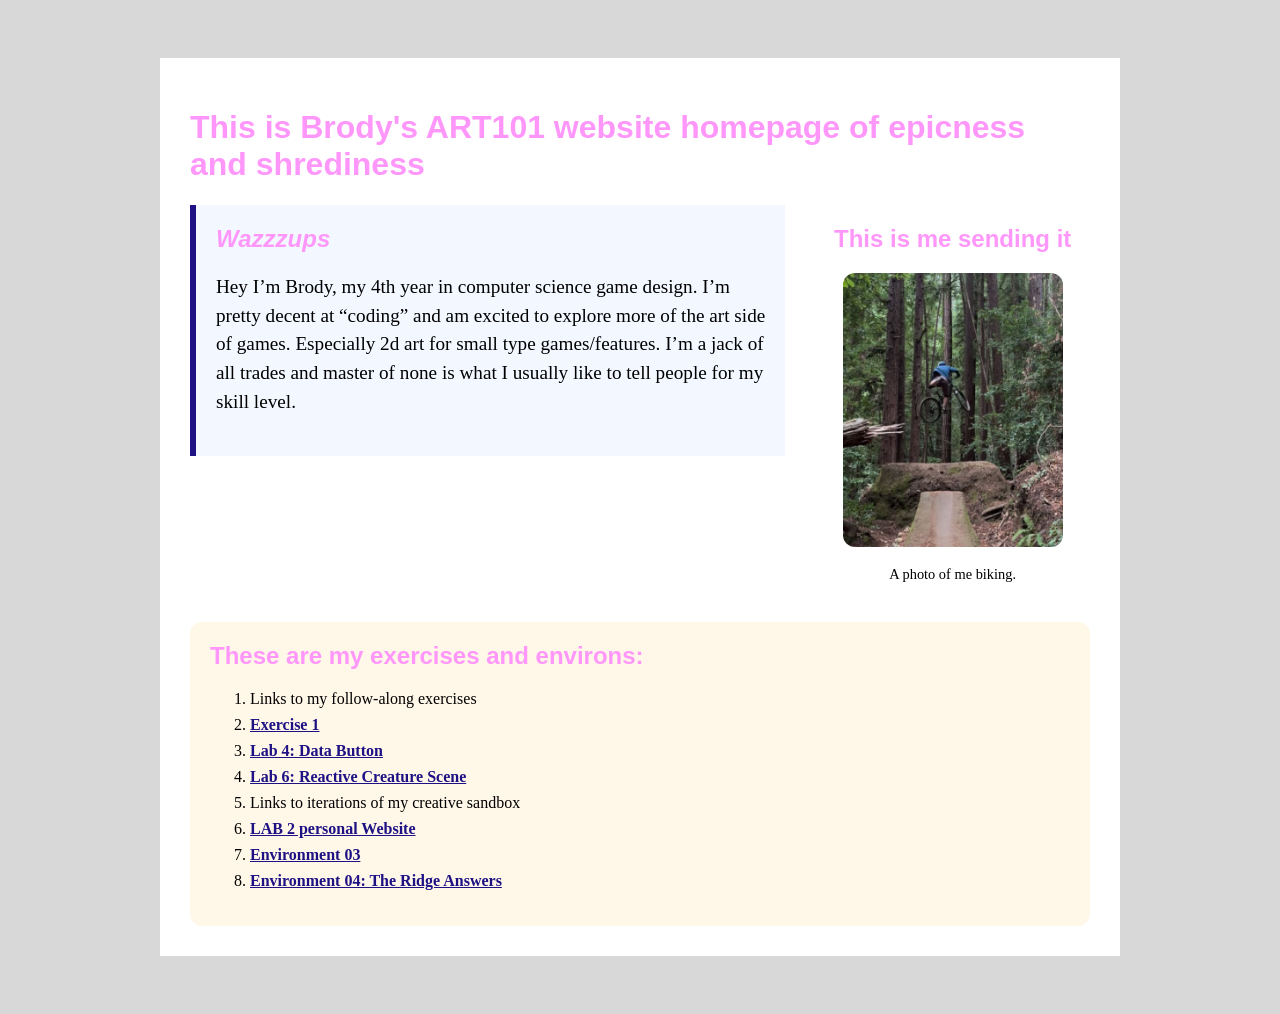
<file: index.html>
<!doctype html>
<html lang="en">
<head>
    <meta charset="utf-8">
    <title>Brody's ART101 ShredPage</title>
    <link href="site.css" rel="stylesheet" type="text/css">
</head>
<body>

    <div id="page">
        <h1>This is Brody's ART101 website homepage of epicness and shrediness</h1>

        <div class="top-section">
            <div id="introduction">
                <h2>Wazzzups</h2>
                <p>
                    Hey I’m Brody, my 4th year in computer science game design. I’m pretty decent at “coding” and am excited to explore more of the art side of games. Especially 2d art for small type games/features.
                    I’m a jack of all trades and master of none is what I usually like to tell people for my skill level.
                </p>
            </div>

            <div class="profile">
                <h2>This is me sending it</h2>
                <img src="MeBiking.png" alt="Brody biking">
                <p>A photo of me biking.</p>
            </div>
        </div>

        <div class="navigation">
            <h2>These are my exercises and environs:</h2>
            <ol>
                <li>Links to my follow-along exercises</li>
                <li><a href="./exercises/Lab2.html">Exercise 1</a></li>
                <li><a href="./exercises/lab04.html">Lab 4: Data Button</a></li>
                <li><a href="./exercises/lab06.html">Lab 6: Reactive Creature Scene</a></li>
                <li>Links to iterations of my creative sandbox</li>
                <li><a href="./environ/env01.html">LAB 2 personal Website</a></li>
                <li><a href="./environ/env03.html">Environment 03</a></li>
                <li><a href="./environ/env04.html">Environment 04: The Ridge Answers</a></li>
            </ol>
        </div>

    </div>

</body>
</html>
</file>
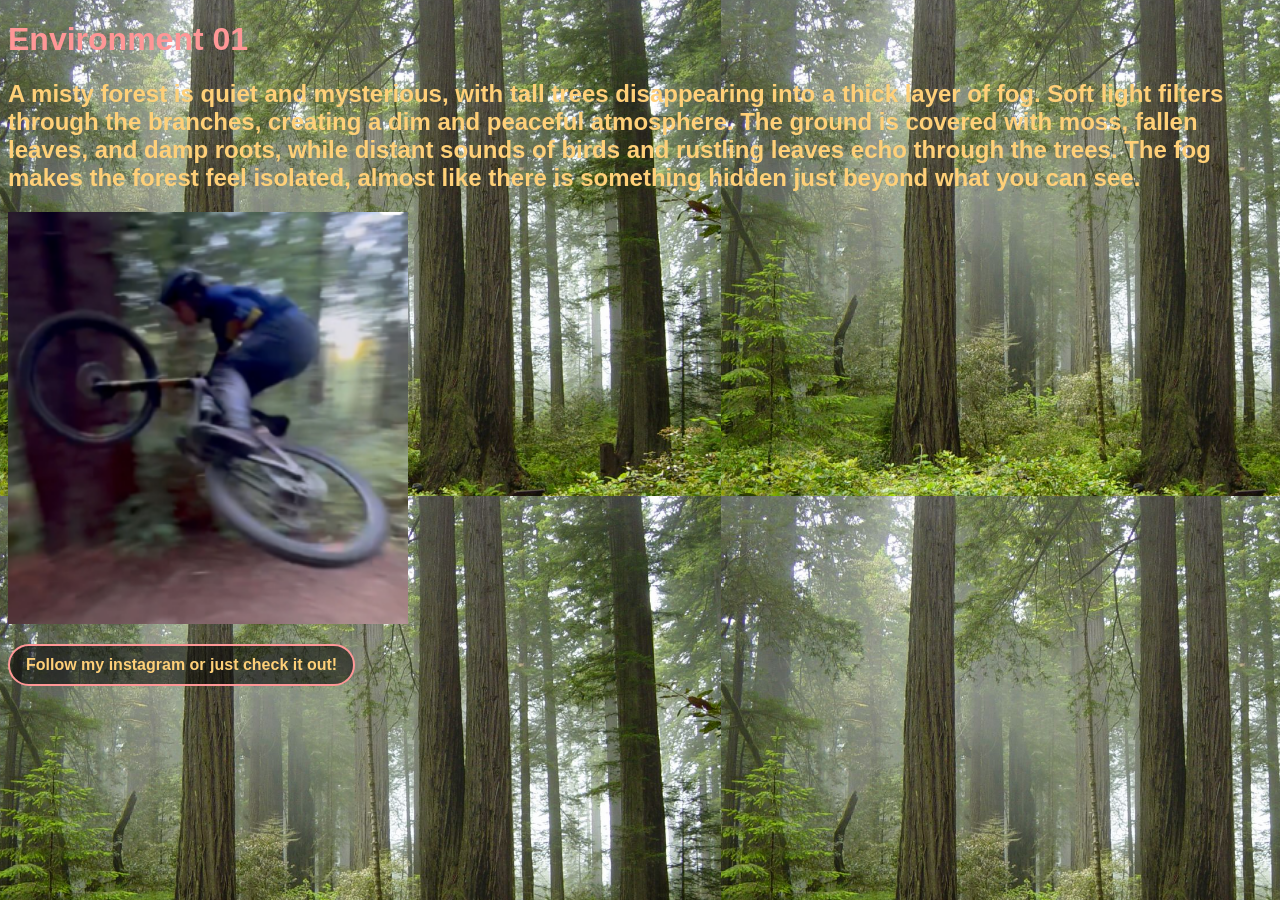
<file: environ/env01.html>
<!doctype html>
<html lang="en">
<title>Environment 01</title>
<head>
    <meta charset="utf-8">
    <title>Environment 01</title>
    <link href="env.css" rel="stylesheet" type="text/css">
</head>
<body>
    <h1>Environment 01</h1>
    <h2>A misty forest is quiet and mysterious, with tall trees disappearing into a thick layer of fog. Soft light filters through the branches, creating a dim and peaceful atmosphere. The ground is covered with moss, fallen leaves, and damp roots, while distant sounds of birds and rustling leaves echo through the trees. The fog makes the forest feel isolated, almost like there is something hidden just beyond what you can see. </h2>
    <img id="mtb" src="mtb.png" width="300">
    
    <p><a class="instagram-link" href="https://www.instagram.com/brodyvance.1/">Follow my instagram or just check it out!</a></p>

</body>
</html>
</file>
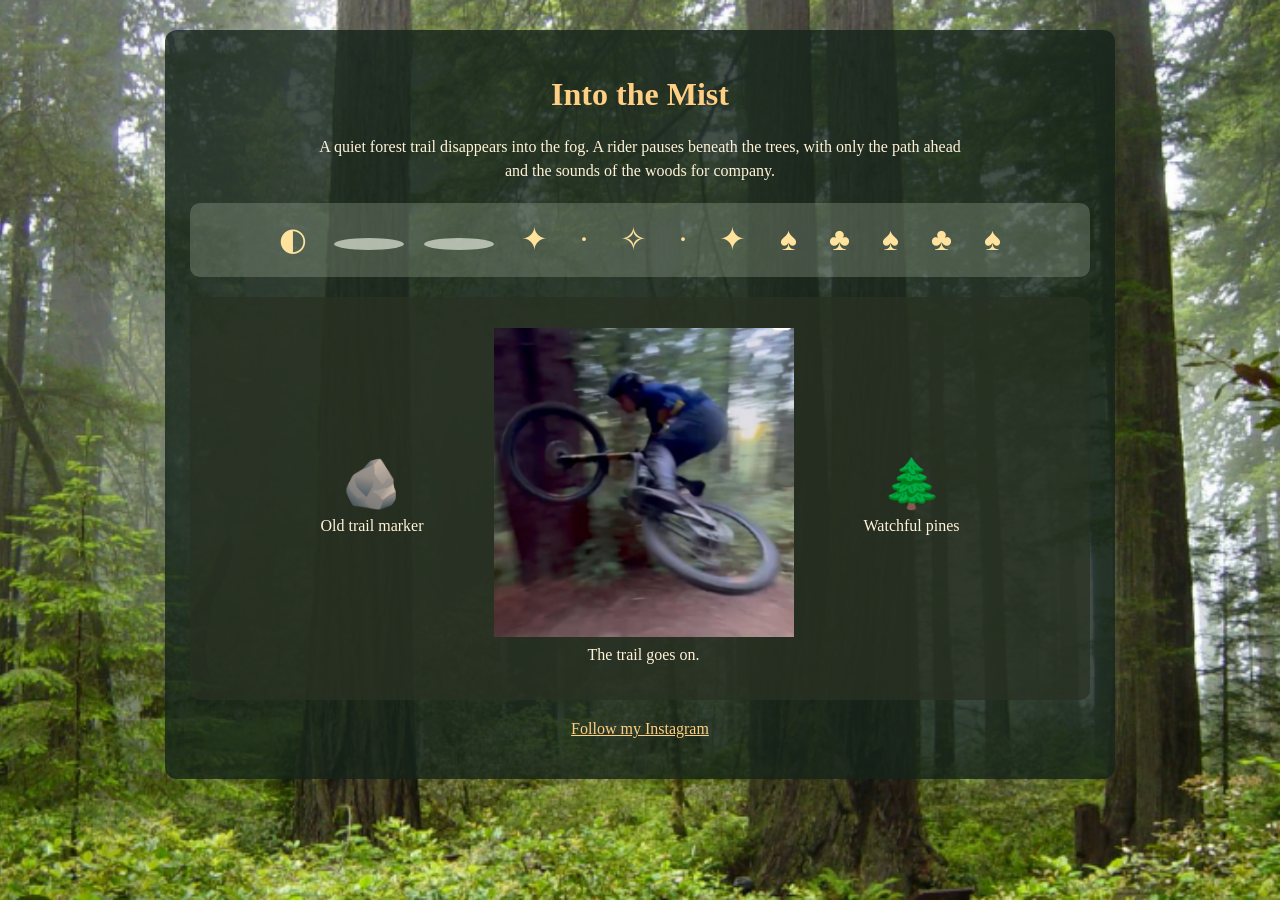
<file: environ/env02.html>
<!doctype html>
<html lang="en">
<head>
    <meta charset="utf-8">
    <meta name="viewport" content="width=device-width, initial-scale=1">
    <title>Environment 02: Into the Mist</title>
    <link href="env02.css" rel="stylesheet" type="text/css">
</head>
<body>
    <main class="forest-scene">
        <h1>Into the Mist</h1>
        <p class="introduction">
            A quiet forest trail disappears into the fog. A rider pauses beneath the trees,
            with only the path ahead and the sounds of the woods for company.
        </p>

        <div class="atmosphere-zone" aria-label="Forest atmosphere">
            <span class="moon" id="moon" aria-label="Pale moon">◐</span>
            <span class="mist mist-one" id="mist-one" aria-hidden="true"></span>
            <span class="mist mist-two" id="mist-two" aria-hidden="true"></span>
            <span class="fireflies" id="fireflies" aria-label="Fireflies">✦　·　✧　·　✦</span>
            <span class="canopy" id="canopy" aria-hidden="true">♠　♣　♠　♣　♠</span>
        </div>

        <div class="main-zone" aria-label="Mountain biker resting on the forest trail">
            <div class="trail-marker" id="trail-marker">
                <span aria-hidden="true">🪨</span>
                <p>Old trail marker</p>
            </div>
            <figure class="rider" id="rider">
                <img src="mtb.png" alt="A mountain biker on a forest trail">
                <figcaption>The trail goes on.</figcaption>
            </figure>
            <div class="forest-tree" id="forest-tree" aria-label="Tall pine tree">
                <span aria-hidden="true">🌲</span>
                <p>Watchful pines</p>
            </div>
        </div>

        <p class="social"><a class="instagram-link" href="https://www.instagram.com/brodyvance.1/">Follow my Instagram</a></p>
    </main>
</body>
</html>
</file>
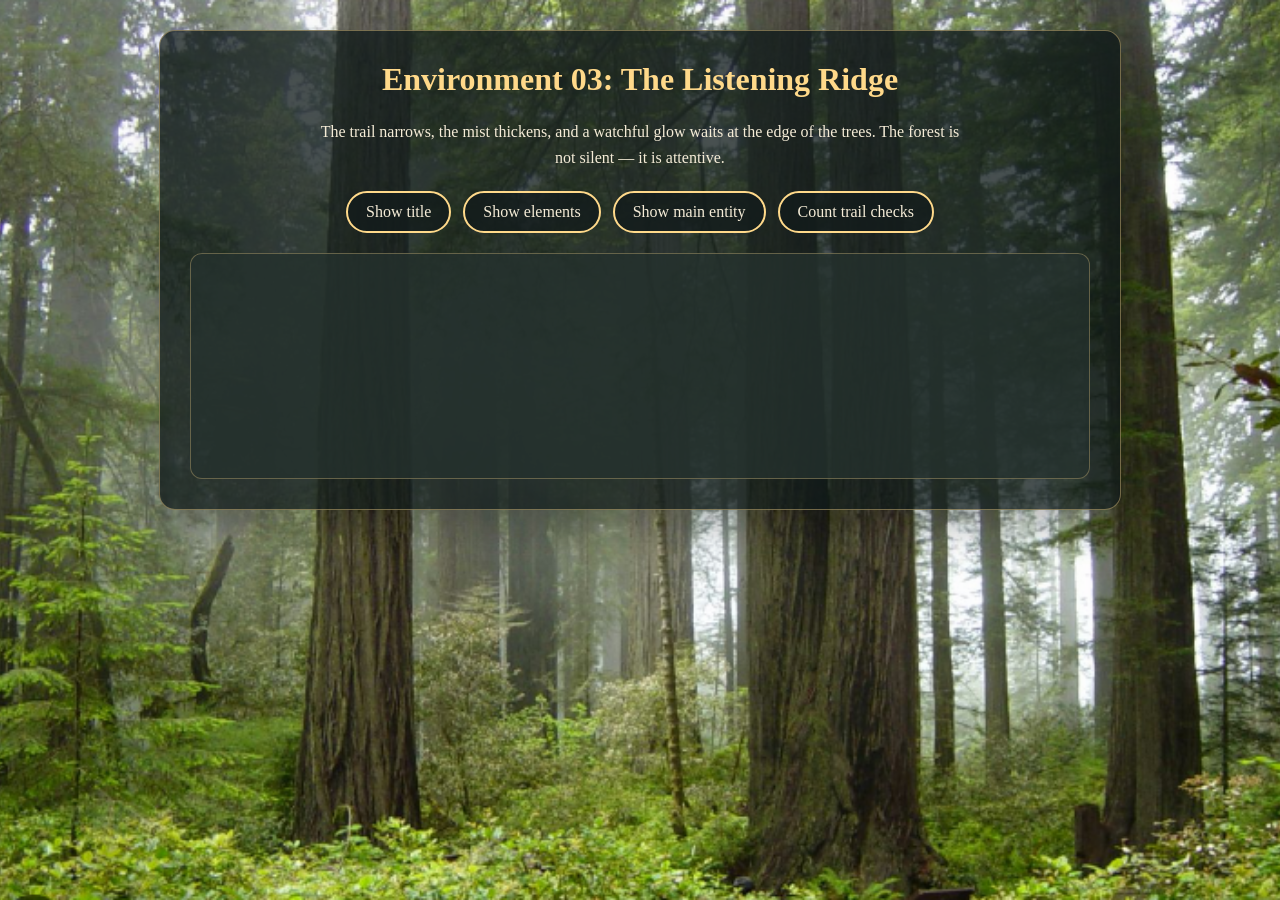
<file: environ/env03.html>
<!doctype html>
<html lang="en">
<head>
    <meta charset="utf-8">
    <meta name="viewport" content="width=device-width, initial-scale=1">
    <title>Environment 03: Forest Data Layer</title>
    <link rel="stylesheet" href="env03.css">
    <script src="https://code.jquery.com/jquery-3.7.1.min.js"></script>
    <script src="env03.js" defer></script>
</head>
<body>
    <main class="forest-scene">
        <h1>Environment 03: The Listening Ridge</h1>
        <p class="introduction">
            The trail narrows, the mist thickens, and a watchful glow waits at the edge of the trees.
            The forest is not silent — it is attentive.
        </p>

        <div class="control-panel">
            <button id="show-title">Show title</button>
            <button id="show-elements">Show elements</button>
            <button id="show-entity">Show main entity</button>
            <button id="count-clicks">Count trail checks</button>
        </div>

        <div id="environment-output" aria-live="polite"></div>
    </main>
</body>
</html>
</file>
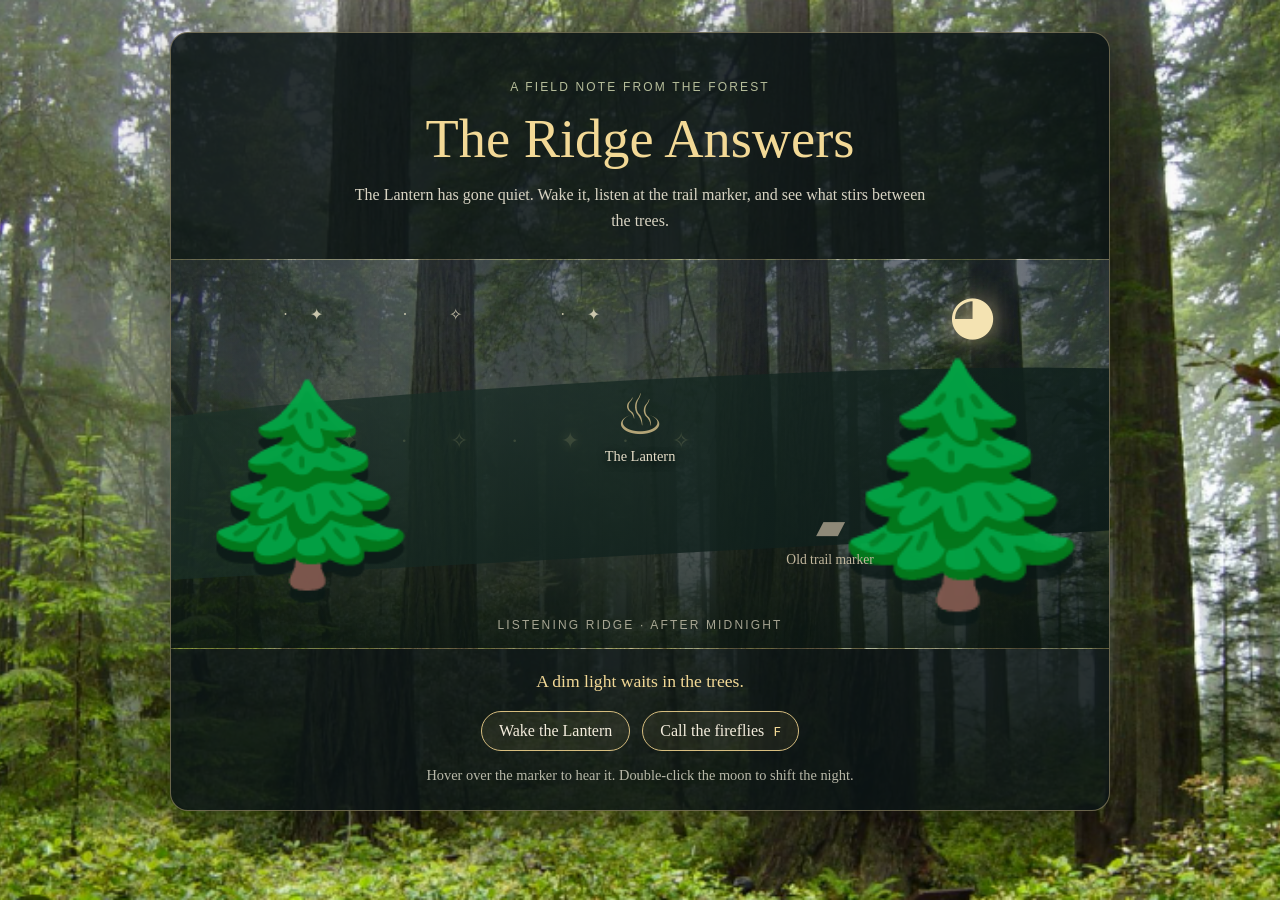
<file: environ/env04.html>
<!doctype html>
<html lang="en">
<head>
    <meta charset="utf-8">
    <meta name="viewport" content="width=device-width, initial-scale=1">
    <title>Environment 04: The Ridge Answers</title>
    <link rel="stylesheet" href="env04.css">
    <script src="https://code.jquery.com/jquery-3.7.1.min.js"></script>
    <script src="env04.js" defer></script>
</head>
<body>
    <main class="ridge-scene" id="ridge-scene">
        <header class="scene-header">
            <p class="eyebrow">A field note from the forest</p>
            <h1>The Ridge Answers</h1>
            <p class="introduction">
                The Lantern has gone quiet. Wake it, listen at the trail marker,
                and see what stirs between the trees.
            </p>
        </header>

        <section class="forest-stage" aria-label="A forest ridge at night">
            <div class="night-sky">
                <button class="moon" id="moon" type="button" aria-label="Double-click the moon to change the night">◕</button>
                <div class="stars" aria-hidden="true">·　✦　　　　·　　✧　　　　　·　✦</div>
            </div>
            <div class="ridge-line" aria-hidden="true"></div>
            <div class="pine pine-left" aria-hidden="true">🌲</div>
            <div class="pine pine-right" aria-hidden="true">🌲</div>
            <div class="fireflies" id="fireflies" aria-hidden="true">✦　·　✧　·　✦　·　✧</div>

            <button class="lantern" id="lantern" type="button" aria-label="Wake the Lantern">
                <span class="lantern-glow" aria-hidden="true"></span>
                <span class="lantern-icon" aria-hidden="true">♨</span>
                <span class="lantern-label">The Lantern</span>
            </button>

            <button class="trail-marker" id="trail-marker" type="button">
                <span aria-hidden="true">▰</span>
                <span>Old trail marker</span>
                <span class="whisper" id="whisper" aria-hidden="true">The path remembers your footsteps.</span>
            </button>

            <p class="path-caption">LISTENING RIDGE · AFTER MIDNIGHT</p>
        </section>

        <section class="interaction-panel" aria-label="Environment controls">
            <p id="status" role="status" aria-live="polite">A dim light waits in the trees.</p>
            <div class="controls">
                <button id="wake-button" type="button">Wake the Lantern</button>
                <button id="firefly-button" type="button" aria-pressed="false">Call the fireflies <kbd>F</kbd></button>
            </div>
            <p class="hint">Hover over the marker to hear it. Double-click the moon to shift the night.</p>
        </section>
    </main>
</body>
</html>
</file>
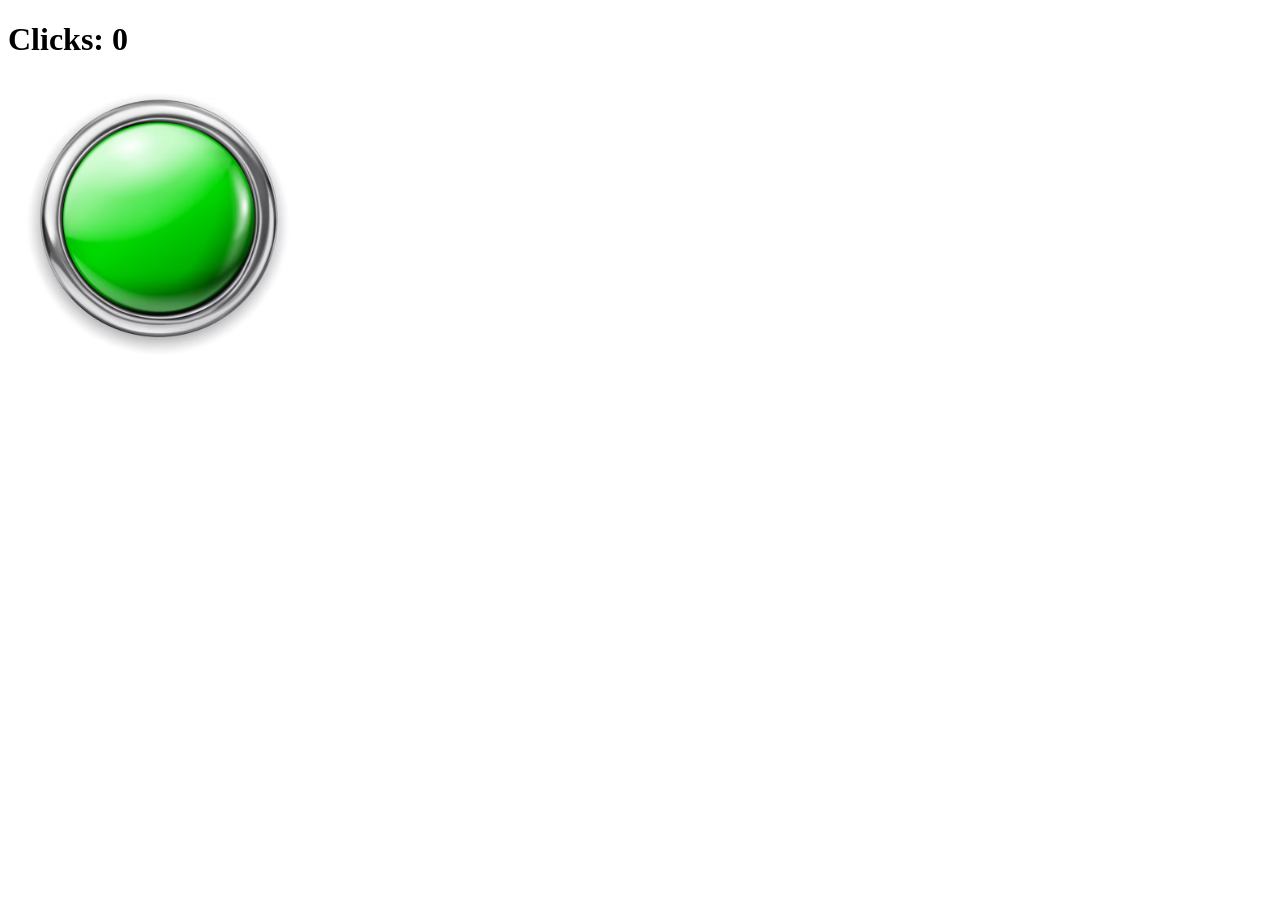
<file: exercises/button.html>
<!DOCTYPE html>
<html>
<head>
    <title>Button Clicker</title>
</head>

<body>

    <h1>Clicks: <span id="score">0</span></h1>

    <img
        id="button"
        src="button.png"
        width="300"
        onclick="clickCookie()"
    >

    <script>
        let cookies = 0;

        function clickCookie() {
            cookies++;
            document.getElementById("score").textContent = cookies;
        }
    </script>

</body>
</html>
</file>
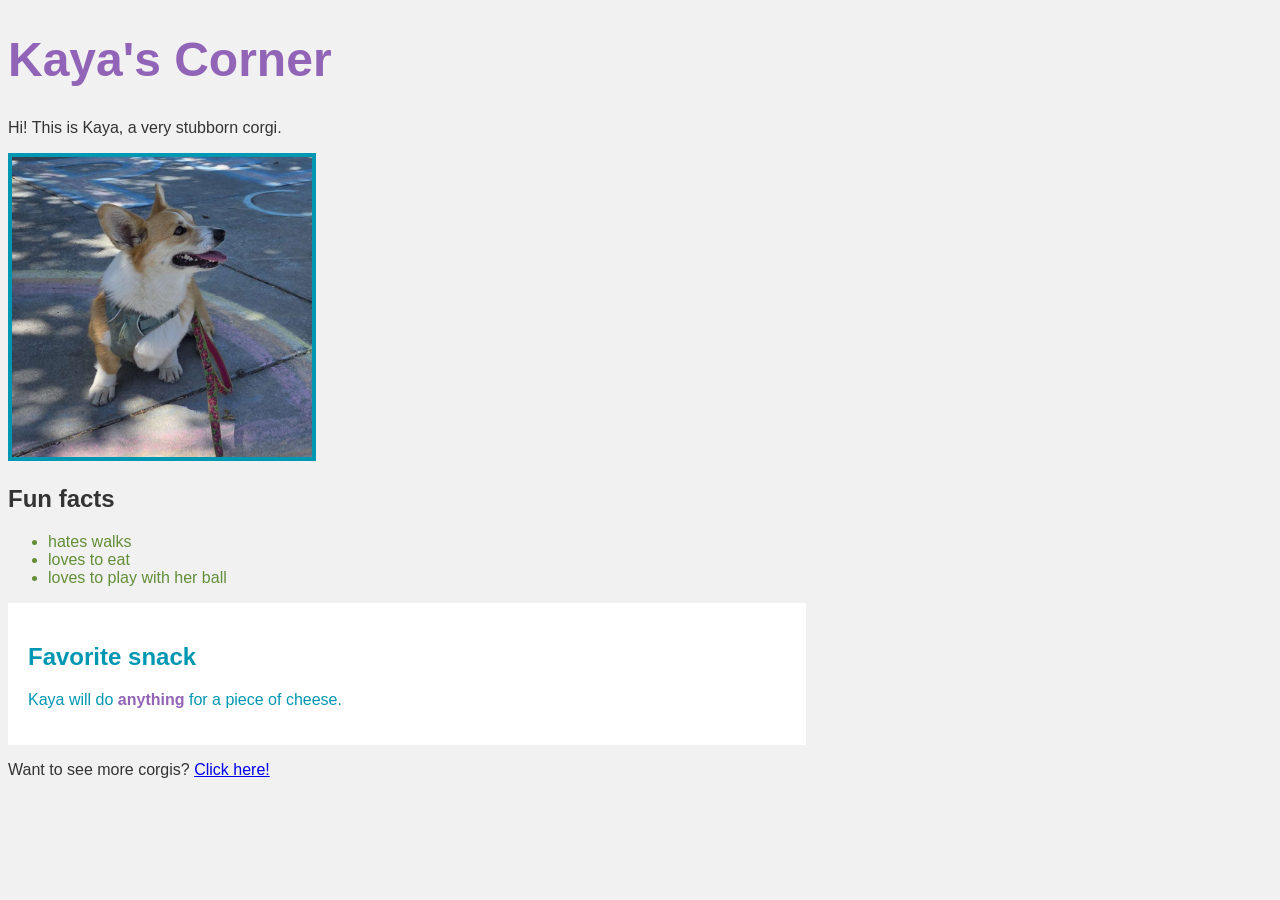
<file: exercises/disc02.html>
<!DOCTYPE html>
<html lang="en">
<head>
    <meta charset="UTF-8">
    <title>Kaya's Corner</title>

    <!-- TODO 1: connect dis02.css to this page -->
    <link href="disc02.css" rel="stylesheet" type="text/css">

</head>
<body>

    <h1>Kaya's Corner</h1>

    <!-- TODO 2: give the <span> the class "highlight" -->
    <p>Hi! This is Kaya, a very <span>stubborn</span> corgi.</p>

    <!-- TODO 3: fill in the src so the photo shows up.
         The photo is kaya.jpg, inside the images folder. -->
    <img id="kaya-photo" src="kaya.jpg" alt="Kaya the corgi sitting on a sidewalk">

    <h2>Fun facts</h2>
    <!-- TODO 4: give each <li> the class "fact" -->
    <ul>
        <li class="fact">hates walks</li>
        <li class="fact">loves to eat</li>
        <li class="fact">loves to play with her ball</li>
    </ul>

    <div class="card">
        <h2>Favorite snack</h2>
        <p>Kaya will do <strong>anything</strong> for a piece of cheese.</p>
    </div>

    <p>Want to see more corgis? <a href="https://www.reddit.com/r/corgi/">Click here!</a></p>

</body>
</html>
</file>
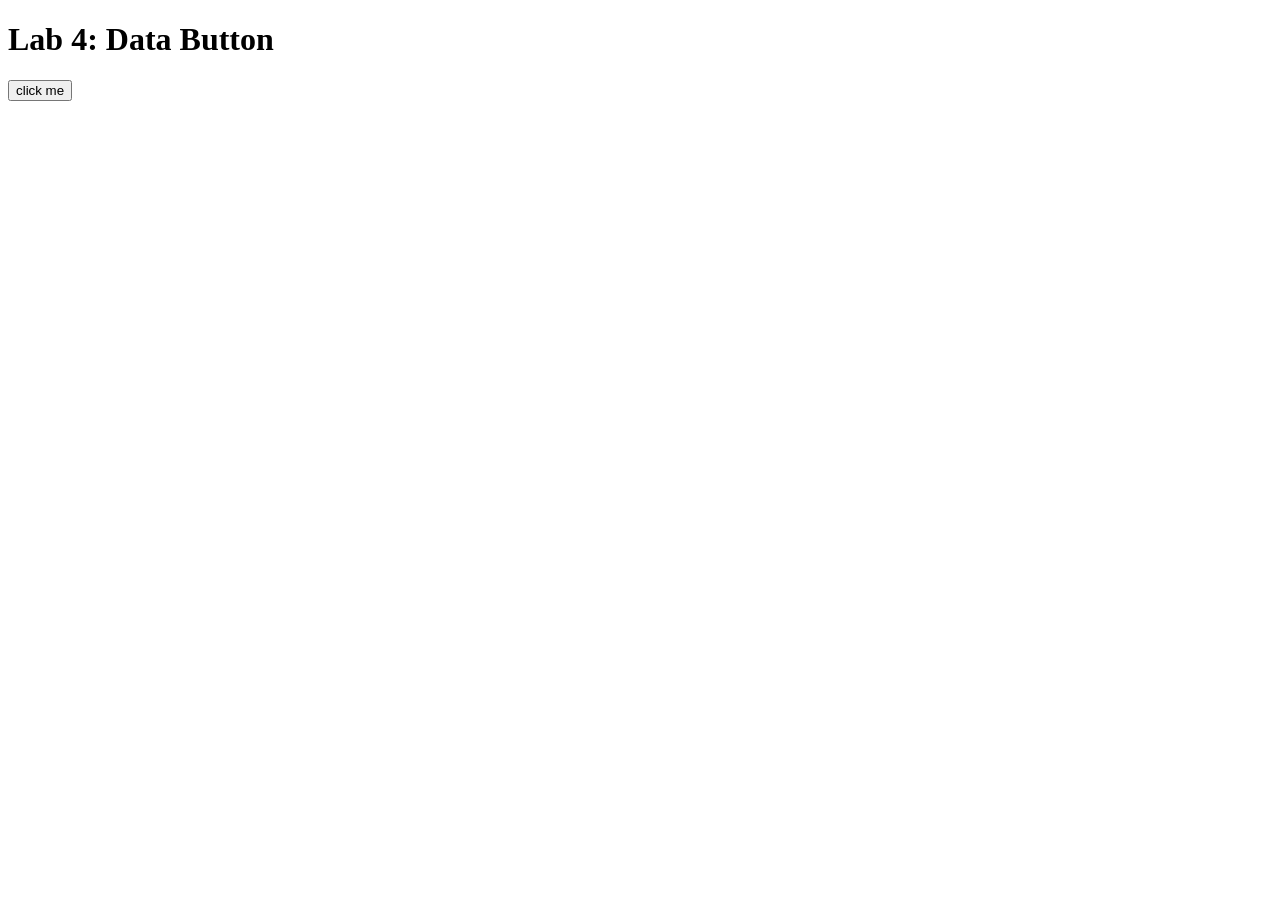
<file: exercises/lab04.html>
<!DOCTYPE html>
<html lang="en">

<head>
    <meta charset="UTF-8">
    <meta name="viewport" content="width=device-width, initial-scale=1.0">
    <title>Lab 4</title>
    <script src="https://code.jquery.com/jquery-3.7.1.min.js"></script>
    <script src="lab04.js" defer></script>
</head>

<body>
    <h1>Lab 4: Data Button</h1>

    <button id="needy-button">click me</button>

    <div id="output"></div>
</body>

</html>
</file>
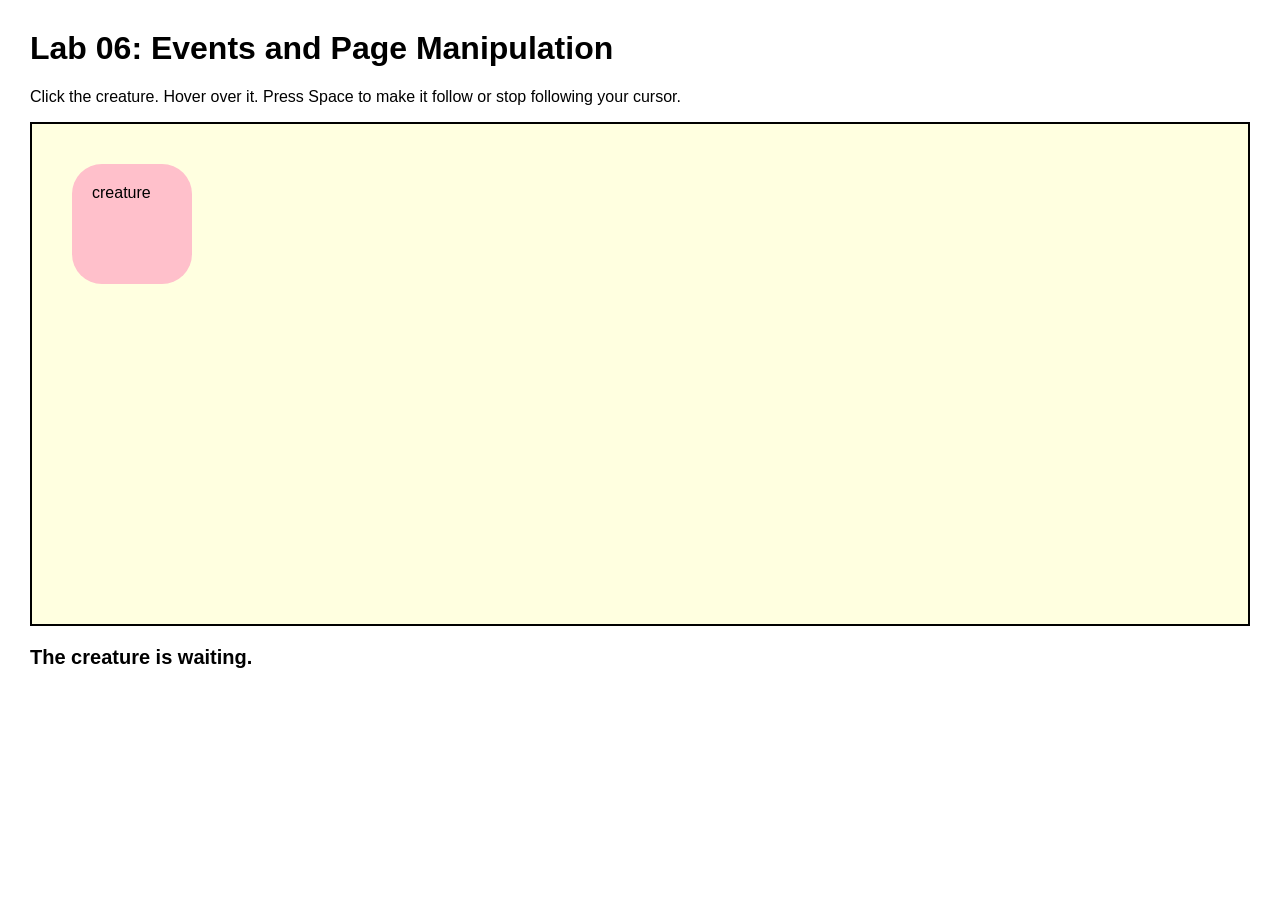
<file: exercises/lab06.html>
<!DOCTYPE html>
<html lang="en">

<head>
  <!-- All techy stuff goes here, inside HEAD -->
  <meta charset="UTF-8">
  <meta name="viewport" content="width=device-width, initial-scale=1.0">

  <!-- Overall title of your page -->
  <title>Lab 06</title>

  <!-- Link to external CSS file -->
  <link rel="stylesheet" href="lab06.css">

  <!-- jQuery library -->
  <script src="https://code.jquery.com/jquery-3.7.1.min.js"></script>

  <!-- Link to external JavaScript file -->
  <script src="lab06.js" defer></script>
</head>

<body>
  <!-- Main content goes here, inside BODY -->

  <h1>Lab 06: Events and Page Manipulation</h1>

  <p>
    Click the creature. Hover over it. Press Space to make it follow or stop following your cursor.
  </p>

  <div id="scene">
    <div id="creature">
      creature
      <div id="thought">I feel your cursor nearby...</div>
    </div>
  </div>

  <p id="status">The creature is waiting.</p>

</body>

</html>
</file>
<file: site.css>
body {
    background: #d8d8d8;
    padding: 50px;
}
h1,
h2,
h3 {
    color: #ff97fa;
    font-family: sans-serif;
}
img {
    width: 200px;
}

#page {
    max-width: 900px;
    margin: 0 auto 0 auto;
    background: white;
    padding: 30px;
}

.top-section {
    display: flex;
    gap: 30px;
    align-items: flex-start;
    margin: 0 0 25px 0;
}

#introduction {
    background: #f3f7ff;
    padding: 20px;
    border-left: 6px solid #1d1184;
    flex: 2;
}

#introduction h2 {
    font-style: italic;
    margin-top: 0;
}

#introduction p {
    font-size: 120%;
    line-height: 1.5;
}

.profile {
    text-align: center;
    flex: 1;
}

.profile img {
    width: 220px;
    border-radius: 12px;
}

.profile p {
    font-size: 90%;
}

.navigation {
    background: #fff7e8;
    padding: 20px;
    border-radius: 12px;
}

.navigation h2 {
    margin-top: 0;
}

.navigation li {
    margin-bottom: 8px;
}

.navigation a {
    color: #1d1184;
    font-weight: bold;
}
</file>
<file: environ/env.css>
body {
    background-image: url('forest.png');
}

h1 {
    color: #ff9797;
    font-family: sans-serif;

}
h2 {
    color: #ffd078;
    font-family: sans-serif;
}

img {
    width: 400px;
}

.instagram-link {
    display: inline-block;
    padding: 10px 16px;
    border: 2px solid #ff9797;
    border-radius: 24px;
    background-color: rgba(0, 0, 0, 0.55);
    color: #ffd078;
    font-family: sans-serif;
    font-weight: bold;
    text-decoration: none;
    transition: background-color 0.2s ease, color 0.2s ease;
}

.instagram-link:hover {
    background-color: #ff9797;
    color: #222;
}

.instagram-link:focus-visible {
    outline: 3px solid #ffd078;
    outline-offset: 3px;
}
</file>
<file: environ/env02.css>
body {
    margin: 0;
    padding: 30px;
    background: #26382d url('forest.png') center / cover fixed;
    color: #fff3d8;
    font-family: Georgia, serif;
}

.forest-scene {
    max-width: 900px;
    margin: 0 auto;
    padding: 25px;
    background: rgba(20, 35, 26, 0.8);
    border-radius: 12px;
}

h1 {
    color: #ffcf83;
    text-align: center;
}

.introduction {
    max-width: 650px;
    margin: 0 auto 20px;
    line-height: 1.5;
    text-align: center;
}

.atmosphere-zone {
    padding: 15px;
    background: rgba(190, 205, 185, 0.25);
    border-radius: 10px;
    text-align: center;
}

#moon,
#fireflies,
#canopy {
    margin: 0 15px;
    color: #ffe29c;
    font-size: 2rem;
}

.mist {
    display: inline-block;
    width: 70px;
    height: 12px;
    margin: 0 8px;
    border-radius: 50%;
    background: rgba(235, 241, 228, 0.65);
}

.main-zone {
    display: flex;
    align-items: center;
    justify-content: center;
    gap: 30px;
    margin: 20px 0;
    padding: 15px;
    background: rgba(40, 48, 34, 0.75);
    border-radius: 10px;
    text-align: center;
}

#rider img {
    width: 300px;
}

#trail-marker span,
#forest-tree span {
    font-size: 3rem;
}

#rider figcaption,
#trail-marker p,
#forest-tree p {
    margin: 5px 0;
}

.social {
    text-align: center;
}

.instagram-link {
    color: #ffcf83;
}

@media (max-width: 650px) {
    body {
        padding: 15px;
    }

    .main-zone {
        flex-wrap: wrap;
        gap: 15px;
    }

    #rider img {
        max-width: 100%;
    }
}
</file>
<file: environ/env03.css>
body {
    margin: 0;
    padding: 30px;
    background: #1a2d2e url('forest.png') center / cover fixed;
    color: #f5ecd7;
    font-family: Georgia, serif;
}

.forest-scene {
    max-width: 900px;
    margin: 0 auto;
    padding: 30px;
    background: rgba(15, 25, 26, 0.76);
    border: 1px solid rgba(255, 219, 144, 0.4);
    border-radius: 16px;
    box-shadow: 0 18px 35px rgba(0, 0, 0, 0.25);
}

h1 {
    margin-top: 0;
    text-align: center;
    color: #ffd98a;
}

.introduction {
    max-width: 650px;
    margin: 0 auto 20px;
    line-height: 1.6;
    text-align: center;
}

.control-panel {
    display: flex;
    flex-wrap: wrap;
    justify-content: center;
    gap: 12px;
    margin: 20px 0;
}

button {
    padding: 10px 18px;
    border: 2px solid #ffd98a;
    border-radius: 999px;
    background: rgba(19, 27, 28, 0.82);
    color: #f5ecd7;
    font-family: inherit;
    font-size: 1rem;
    cursor: pointer;
    transition: transform 0.2s ease, background 0.2s ease;
}

button:hover {
    background: rgba(255, 217, 138, 0.2);
    transform: translateY(-1px);
}

#environment-output {
    min-height: 180px;
    margin-top: 18px;
    padding: 22px;
    background: rgba(37, 49, 46, 0.8);
    border: 1px solid rgba(255, 219, 144, 0.3);
    border-radius: 12px;
    line-height: 1.7;
}

#environment-output h2 {
    margin-top: 0;
    color: #ffd98a;
}

#environment-output ul {
    margin: 12px 0 0;
    padding-left: 20px;
}

@media (max-width: 600px) {
    body {
        padding: 15px;
    }

    .forest-scene {
        padding: 20px 16px;
    }

    .control-panel {
        flex-direction: column;
    }
}
</file>
<file: environ/env04.css>
* {
    box-sizing: border-box;
}

body {
    min-height: 100vh;
    margin: 0;
    padding: 32px 18px;
    color: #f4eddd;
    background: #10191a url("forest.png") center / cover fixed;
    font-family: Georgia, "Times New Roman", serif;
}

button {
    color: inherit;
    font: inherit;
}

.ridge-scene {
    width: min(940px, 100%);
    margin: 0 auto;
    overflow: hidden;
    border: 1px solid rgba(226, 203, 151, 0.42);
    border-radius: 18px;
    background: rgba(11, 20, 21, 0.88);
    box-shadow: 0 24px 70px rgba(0, 0, 0, 0.5);
}

.scene-header {
    padding: 34px 28px 24px;
    text-align: center;
}

.eyebrow,
.path-caption {
    color: #b6bd9a;
    font: 0.75rem/1.4 Arial, sans-serif;
    letter-spacing: 0.18em;
    text-transform: uppercase;
}

h1 {
    margin: 8px 0 12px;
    color: #f3d996;
    font-size: clamp(2rem, 6vw, 3.4rem);
    font-weight: normal;
}

.introduction {
    max-width: 580px;
    margin: 0 auto;
    color: #d9d4c3;
    line-height: 1.65;
}

.forest-stage {
    position: relative;
    min-height: 390px;
    overflow: hidden;
    isolation: isolate;
    background:
        linear-gradient(180deg, rgba(13, 23, 31, 0.1), rgba(11, 21, 20, 0.28)),
        url("forest.png") center 48% / cover;
    border-block: 1px solid rgba(226, 203, 151, 0.25);
}

.forest-stage::before {
    position: absolute;
    z-index: -1;
    inset: 0;
    background: linear-gradient(180deg, rgba(11, 17, 26, 0.1), rgba(10, 22, 18, 0.84));
    content: "";
}

.night-sky {
    position: absolute;
    inset: 0 0 35%;
    background: linear-gradient(180deg, rgba(14, 25, 38, 0.52), transparent);
    transition: background 500ms ease;
}

.moon {
    position: absolute;
    top: 28px;
    right: 12%;
    padding: 0;
    border: 0;
    background: none;
    color: #f4e3b2;
    cursor: pointer;
    font-size: 3.4rem;
    line-height: 1;
    text-shadow: 0 0 24px rgba(255, 229, 174, 0.6);
    transition: color 400ms, transform 400ms, text-shadow 400ms;
}

.moon:hover {
    transform: scale(1.12);
}

.stars {
    position: absolute;
    top: 45px;
    left: 12%;
    color: rgba(255, 245, 214, 0.72);
    letter-spacing: 0.2em;
}

.ridge-line {
    position: absolute;
    right: -8%;
    bottom: 24%;
    left: -8%;
    height: 45%;
    border-radius: 50% 50% 0 0 / 15% 15% 0 0;
    background: linear-gradient(145deg, rgba(30, 52, 43, 0.72), rgba(11, 25, 23, 0.92));
    transform: rotate(-3deg);
}

.pine {
    position: absolute;
    z-index: 1;
    bottom: 17%;
    color: rgba(10, 24, 21, 0.92);
    font-size: 12rem;
    line-height: 1;
    text-shadow: 0 12px 0 rgba(10, 24, 21, 0.8);
}

.pine-left {
    left: 2%;
}

.pine-right {
    right: 3%;
    transform: scale(1.2);
}

.fireflies {
    position: absolute;
    z-index: 2;
    top: 43%;
    left: 18%;
    color: #d8d694;
    opacity: 0.16;
    font-size: 1.35rem;
    letter-spacing: 0.5em;
    text-shadow: 0 0 12px #f4ec9b;
    transition: opacity 500ms, filter 500ms;
}

.lantern {
    position: absolute;
    z-index: 3;
    top: 43%;
    left: 50%;
    display: grid;
    justify-items: center;
    gap: 5px;
    padding: 10px 18px;
    border: 0;
    background: transparent;
    cursor: pointer;
    transform: translate(-50%, -50%);
}

.lantern-glow {
    position: absolute;
    z-index: -1;
    top: -34px;
    left: 50%;
    width: 30px;
    height: 30px;
    border-radius: 50%;
    background: #f5d276;
    opacity: 0;
    filter: blur(26px);
    transform: translateX(-50%) scale(0.6);
    transition: opacity 500ms, transform 500ms;
}

.lantern-icon {
    color: #b3a477;
    font-size: 3.5rem;
    line-height: 1;
    transition: color 400ms, text-shadow 400ms, transform 400ms;
}

.lantern-label {
    color: #e4dcc7;
    font-size: 0.9rem;
    text-shadow: 0 2px 8px #07100e;
}

.lantern:hover .lantern-icon {
    transform: translateY(-3px);
}

.trail-marker {
    position: absolute;
    z-index: 4;
    right: 24%;
    bottom: 18%;
    display: grid;
    justify-items: center;
    gap: 4px;
    padding: 10px;
    border: 0;
    background: transparent;
    color: #c3b89e;
    cursor: pointer;
    font-size: 0.85rem;
}

.trail-marker > span:first-child {
    color: #8e8978;
    font-size: 2.4rem;
}

.whisper {
    position: absolute;
    bottom: calc(100% + 10px);
    left: 50%;
    width: max-content;
    max-width: min(260px, 70vw);
    padding: 10px 14px;
    border: 1px solid rgba(243, 217, 150, 0.55);
    border-radius: 14px;
    background: rgba(12, 21, 20, 0.94);
    color: #f3d996;
    opacity: 0;
    pointer-events: none;
    transform: translate(-50%, 6px);
    transition: opacity 250ms, transform 250ms;
}

.trail-marker:hover .whisper,
.trail-marker:focus-visible .whisper {
    opacity: 1;
    transform: translate(-50%, 0);
}

.path-caption {
    position: absolute;
    z-index: 2;
    bottom: 14px;
    left: 50%;
    margin: 0;
    color: rgba(235, 227, 203, 0.68);
    white-space: nowrap;
    transform: translateX(-50%);
}

.interaction-panel {
    padding: 22px 24px 26px;
    text-align: center;
}

#status {
    min-height: 1.5em;
    margin: 0 0 14px;
    color: #f3d996;
    font-size: 1.1rem;
}

.controls {
    display: flex;
    flex-wrap: wrap;
    justify-content: center;
    gap: 12px;
}

.controls button {
    padding: 10px 17px;
    border: 1px solid #d6bd7f;
    border-radius: 999px;
    background: rgba(210, 183, 118, 0.08);
    color: #f4eddd;
    cursor: pointer;
    transition: background 200ms, transform 200ms;
}

.controls button:hover {
    background: rgba(210, 183, 118, 0.2);
    transform: translateY(-2px);
}

kbd {
    margin-left: 5px;
    color: #f3d996;
}

.hint {
    margin: 16px 0 0;
    color: #b8b8a8;
    font-size: 0.9rem;
}

.ridge-scene.awake .lantern-glow {
    opacity: 0.95;
    transform: translateX(-50%) scale(2.8);
}

.ridge-scene.awake .lantern-icon {
    color: #ffe28e;
    text-shadow: 0 0 24px rgba(255, 213, 112, 0.95);
}

.ridge-scene.eclipse .night-sky {
    background: rgba(5, 9, 15, 0.7);
}

.ridge-scene.eclipse .moon {
    color: #9c9b9d;
    text-shadow: 0 0 12px rgba(183, 187, 196, 0.4);
    transform: rotate(180deg);
}

.ridge-scene.eclipse .lantern-glow {
    opacity: 1;
    transform: translateX(-50%) scale(3.2);
}

.ridge-scene.fireflies-called .fireflies {
    opacity: 1;
    filter: drop-shadow(0 0 10px #f4ec9b);
}

button:focus-visible {
    outline: 2px solid #fff0bd;
    outline-offset: 4px;
}

@media (max-width: 600px) {
    body {
        padding: 14px 10px;
    }

    .scene-header {
        padding: 26px 18px 20px;
    }

    .forest-stage {
        min-height: 340px;
    }

    .pine {
        font-size: 8rem;
    }

    .trail-marker {
        right: 12%;
    }

    .path-caption {
        font-size: 0.62rem;
    }
}
</file>
<file: exercises/disc02.css>
/* Make your page look exactly like the example!
   Some rules are already done for you. Use them as examples.
   Every color you need is written in the comments. */


/* ----- TAG selectors: style every element of that type ----- */

/* DONE for you: use this as an example of what a finished rule looks like */
body {
    background: #f1f1f1;
    font-family: "Trebuchet MS", sans-serif;
    color: #333333;
}

/* DONE for you */
h1 {
    color: #9264b7;
    font-size: 48px;
}


/* ----- CLASS selectors: style a group ----- */

/* TODO: write the selector for the "highlight" class */
.highlight {
    background: #8ab7e2;
}

/* TODO: write the selector for the "fact" class */
.fact {
    color: #648e38;
}


/* ----- ID selector: style one specific element ----- */

/* TODO: write the selector for the photo's id */
#kaya-photo {
    /* half the width of its parent, but never wider than 300px */
    border: 4px solid #0097b2;
    width: 50%;
    max-width: 300px;
}


/* ----- DIV ----- */

/* DONE for you: notice that everything inside the card turns teal (inheritance!) */
.card {
    background: #ffffff;
    color: #0097b2;
    width: 60%;
    padding: 20px;
}


/* ----- COMBINING selectors ----- */

/* TODO: make ONLY the <strong> inside .card turn #9264b7 */
.card strong {
    color: #9264b7;
}


/* ----- STRETCH GOAL: :hover ----- */

/* Done early? Make links turn #ff69b4 when you hover over them */
a:hover {
    color: #ff69b4;

}
</file>
<file: exercises/lab06.css>
body {
  font-family: Arial, sans-serif;
  margin: 30px;
}

#scene {
  min-height: 500px;
  background: lightyellow;
  border: 2px solid black;
  position: relative;
  overflow: hidden;
}

#creature {
  width: 120px;
  height: 120px;
  background: pink;
  border-radius: 30px;
  padding: 20px;
  box-sizing: border-box;
  cursor: pointer;
  position: absolute;
  left: 40px;
  top: 40px;
  transition: background 0.3s, border-radius 0.3s, transform 0.3s, box-shadow 0.3s;
  z-index: 2;
}

#thought {
  display: none;
  position: absolute;
  left: 95px;
  top: -20px;
  background: white;
  border: 2px solid black;
  border-radius: 20px;
  padding: 12px;
  width: 180px;
  z-index: 3;
  pointer-events: none;
}

.transformed {
  background: lavender;
  border-radius: 50%;
  transform: scale(1.2) rotate(10deg);
}

.following {
  box-shadow: 0 0 20px black;
}

#status {
  font-size: 20px;
  font-weight: bold;
}
</file>
